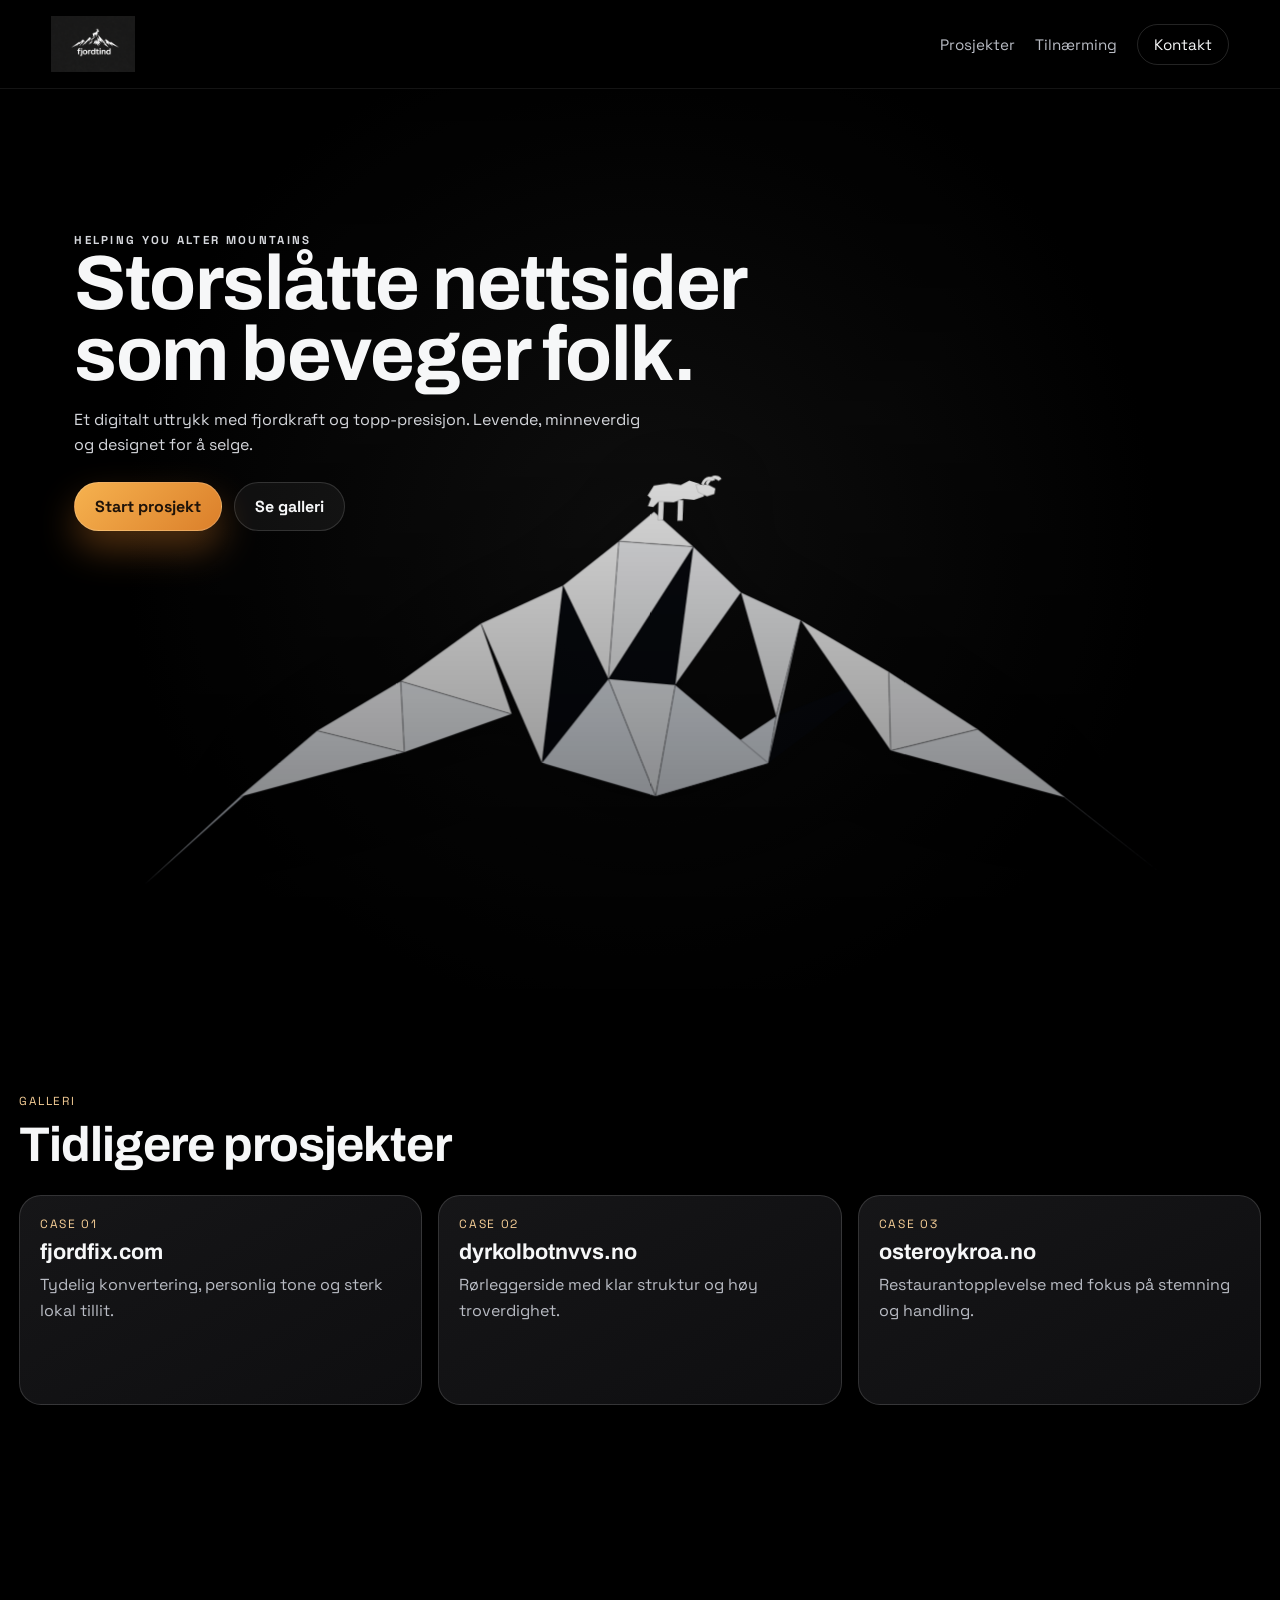
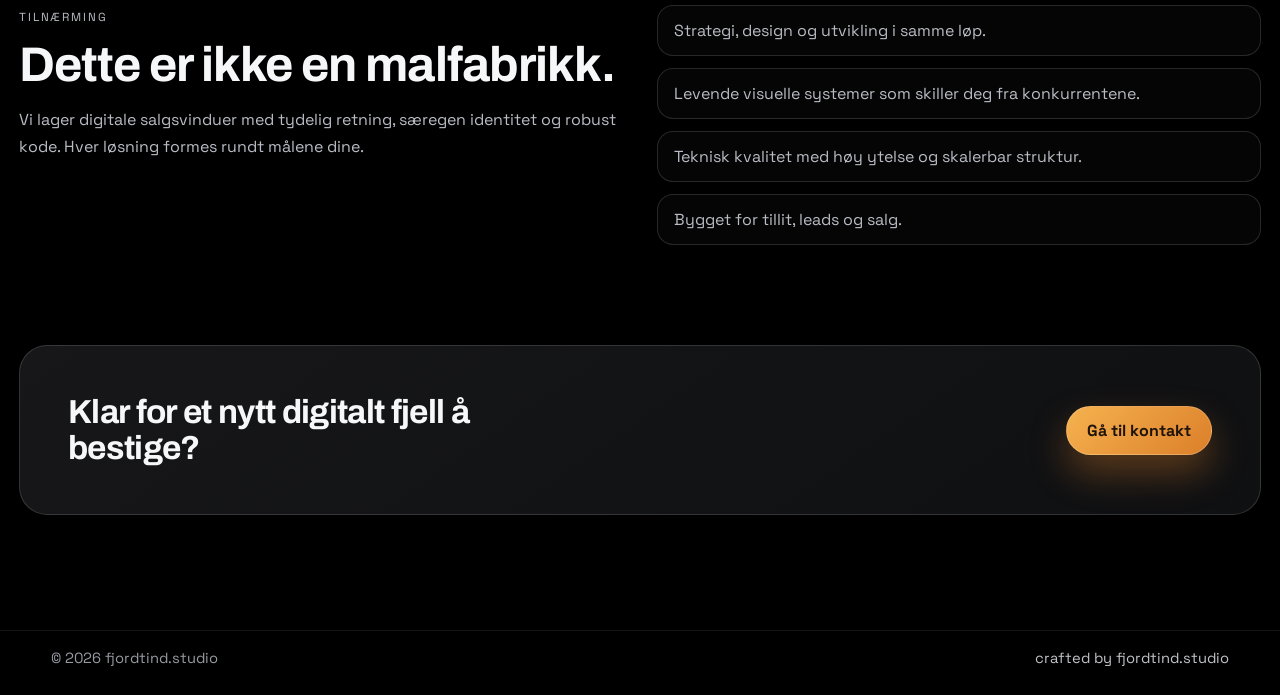
<file: index.html>
<!doctype html>
<html lang="no">
  <head>
    <meta charset="utf-8" />
    <meta name="viewport" content="width=device-width, initial-scale=1" />
  <link rel="icon" type="image/png" sizes="32x32" href="/favicon-32.png?v=20260312c" />
  <link rel="icon" type="image/png" sizes="16x16" href="/favicon-16.png?v=20260312c" />
  <link rel="icon" href="/favicon.ico?v=20260312c" />
  <link rel="apple-touch-icon" sizes="180x180" href="/apple-touch-icon.png" />
    <title>fjordtind.studio | Alter Mountains</title>
    <meta
      name="description"
      content="fjordtind.studio bygger storslåtte digitale salgsvinduer med strategi, design og utvikling i én presis prosess."
    />
    <link rel="stylesheet" href="styles.css" />
  </head>
  <body class="page-home">
    <header class="site-header">
      <a class="brand" href="#top" aria-label="Til toppen">
        <img src="Logo_and_text.png" alt="fjordtind.studio" />
      </a>
      <nav class="site-nav">
        <a href="#work">Prosjekter</a>
        <a href="#about">Tilnærming</a>
        <a class="nav-cta" href="contact.html">Kontakt</a>
      </nav>
    </header>

    <main id="top">
      <section class="fjord-hero" aria-label="Levende fjellformasjoner">
        <svg class="mountains" viewBox="0 0 1600 900" preserveAspectRatio="xMidYMid slice">
          <g class="mountain-scene"></g>
          <g class="goat-scene"></g>
        </svg>

        <div class="hero-overlay">
          <p class="hero-kicker">Helping you alter mountains</p>
          <h1>Storslåtte nettsider som beveger folk.</h1>
          <p>
            Et digitalt uttrykk med fjordkraft og topp-presisjon. Levende,
            minneverdig og designet for å selge.
          </p>
          <div class="hero-actions">
            <a class="btn btn-primary" href="contact.html">Start prosjekt</a>
            <a class="btn btn-ghost" href="#work">Se galleri</a>
          </div>
        </div>
      </section>

      <section id="work" class="section">
        <div class="section-head">
          <p class="kicker">Galleri</p>
          <h2>Tidligere prosjekter</h2>
        </div>
        <div class="project-grid">
          <a class="project-card" href="https://fjordfix.com" target="_blank" rel="noreferrer">
            <span class="project-label">Case 01</span>
            <h3>fjordfix.com</h3>
            <p>Tydelig konvertering, personlig tone og sterk lokal tillit.</p>
          </a>
          <a class="project-card" href="https://dyrkolbotnvvs.no" target="_blank" rel="noreferrer">
            <span class="project-label">Case 02</span>
            <h3>dyrkolbotnvvs.no</h3>
            <p>Rørleggerside med klar struktur og høy troverdighet.</p>
          </a>
          <a class="project-card" href="https://osteroykroa.no" target="_blank" rel="noreferrer">
            <span class="project-label">Case 03</span>
            <h3>osteroykroa.no</h3>
            <p>Restaurantopplevelse med fokus på stemning og handling.</p>
          </a>
        </div>
      </section>

      <section id="about" class="section split">
        <div>
          <p class="kicker">Tilnærming</p>
          <h2>Dette er ikke en malfabrikk.</h2>
          <p>
            Vi lager digitale salgsvinduer med tydelig retning, særegen
            identitet og robust kode. Hver løsning formes rundt målene dine.
          </p>
        </div>
        <ul class="feature-list">
          <li>Strategi, design og utvikling i samme løp.</li>
          <li>Levende visuelle systemer som skiller deg fra konkurrentene.</li>
          <li>Teknisk kvalitet med høy ytelse og skalerbar struktur.</li>
          <li>Bygget for tillit, leads og salg.</li>
        </ul>
      </section>

      <section class="cta-band">
        <h2>Klar for et nytt digitalt fjell å bestige?</h2>
        <a class="btn btn-primary" href="contact.html">Gå til kontakt</a>
      </section>
    </main>

    <footer class="site-footer">
      <span>© <span id="year"></span> fjordtind.studio</span>
      <a class="signature-link" href="https://fjordtind.studio">crafted by fjordtind.studio</a>
    </footer>

    <script src="app.js"></script>
  </body>
</html>
</file>
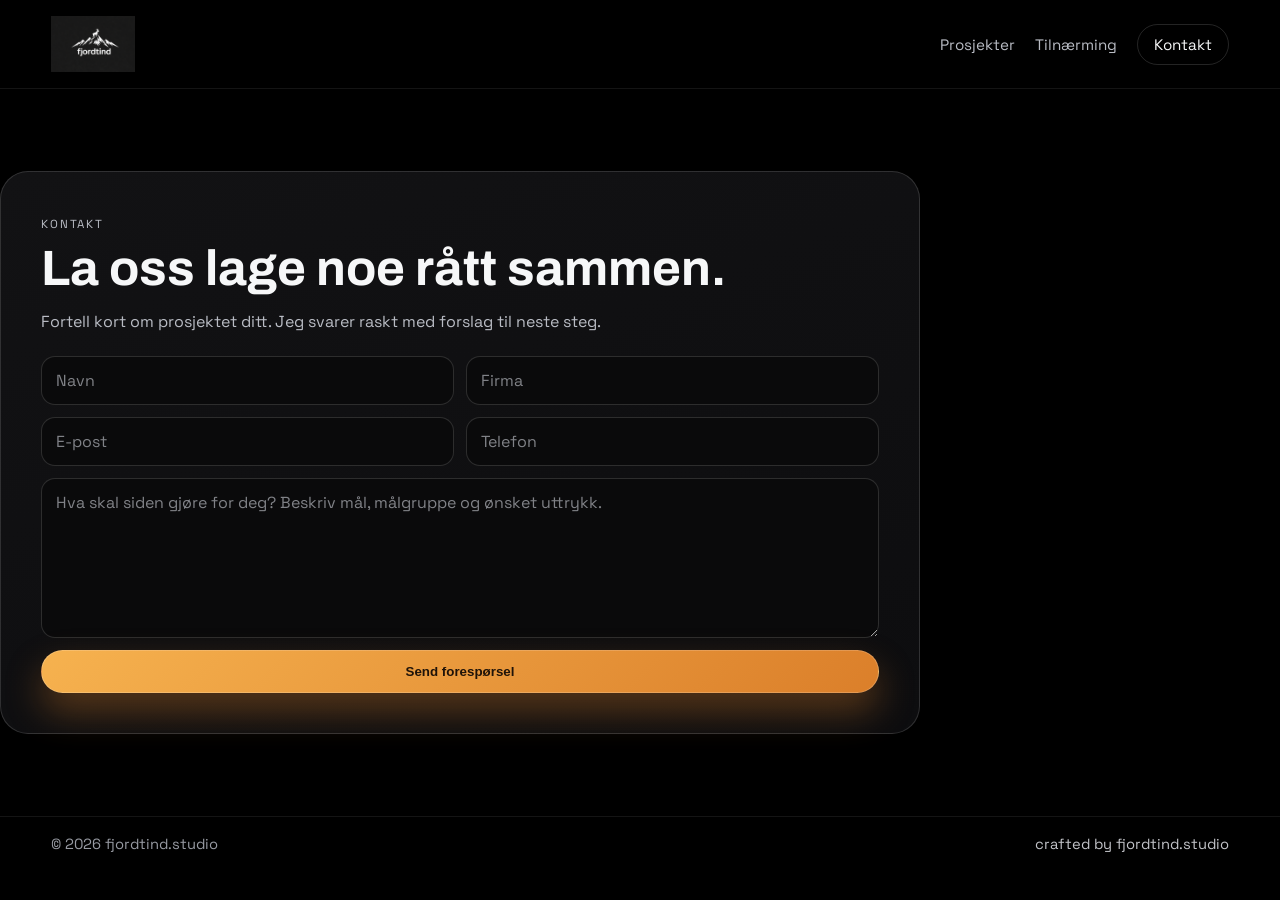
<file: contact.html>
<!doctype html>
<html lang="no">
  <head>
    <meta charset="utf-8" />
    <meta name="viewport" content="width=device-width, initial-scale=1" />
  <link rel="icon" type="image/png" sizes="32x32" href="/favicon-32.png?v=20260312c" />
  <link rel="icon" type="image/png" sizes="16x16" href="/favicon-16.png?v=20260312c" />
  <link rel="icon" href="/favicon.ico?v=20260312c" />
  <link rel="apple-touch-icon" sizes="180x180" href="/apple-touch-icon.png" />
    <title>Kontakt | fjordtind.studio</title>
    <meta
      name="description"
      content="Kontakt fjordtind.studio for skreddersydd nettside, redesign eller digital strategi."
    />
    <link rel="stylesheet" href="styles.css" />
  </head>
  <body class="page-contact">
    <header class="site-header">
      <a class="brand" href="index.html" aria-label="Til forsiden">
        <img src="Logo_and_text.png" alt="fjordtind.studio" />
      </a>
      <nav class="site-nav">
        <a href="index.html#work">Prosjekter</a>
        <a href="index.html#about">Tilnærming</a>
        <a class="nav-cta" href="contact.html">Kontakt</a>
      </nav>
    </header>

    <main>
      <section class="contact-wrap">
        <p class="kicker">Kontakt</p>
        <h1>La oss lage noe rått sammen.</h1>
        <p>
          Fortell kort om prosjektet ditt. Jeg svarer raskt med forslag til
          neste steg.
        </p>

        <form
          class="contact-form"
          name="fjordtind-kontakt"
          method="post"
          data-netlify="true"
          netlify-honeypot="bot-field"
          action="/takk.html"
        >
          <input type="hidden" name="form-name" value="fjordtind-kontakt" />
          <p class="sr-only">
            <label>Ikke fyll ut dette feltet: <input name="bot-field" /></label>
          </p>
          <div class="row">
            <input name="navn" placeholder="Navn" required />
            <input name="firma" placeholder="Firma" />
          </div>
          <div class="row">
            <input name="epost" type="email" placeholder="E-post" required />
            <input name="telefon" placeholder="Telefon" />
          </div>
          <textarea
            name="melding"
            placeholder="Hva skal siden gjøre for deg? Beskriv mål, målgruppe og ønsket uttrykk."
            required
          ></textarea>
          <button class="btn btn-primary" type="submit">Send forespørsel</button>
        </form>
      </section>
    </main>

    <footer class="site-footer">
      <span>© <span id="year"></span> fjordtind.studio</span>
      <a class="signature-link" href="https://fjordtind.studio">crafted by fjordtind.studio</a>
    </footer>

    <script src="app.js"></script>
  </body>
</html>
</file>
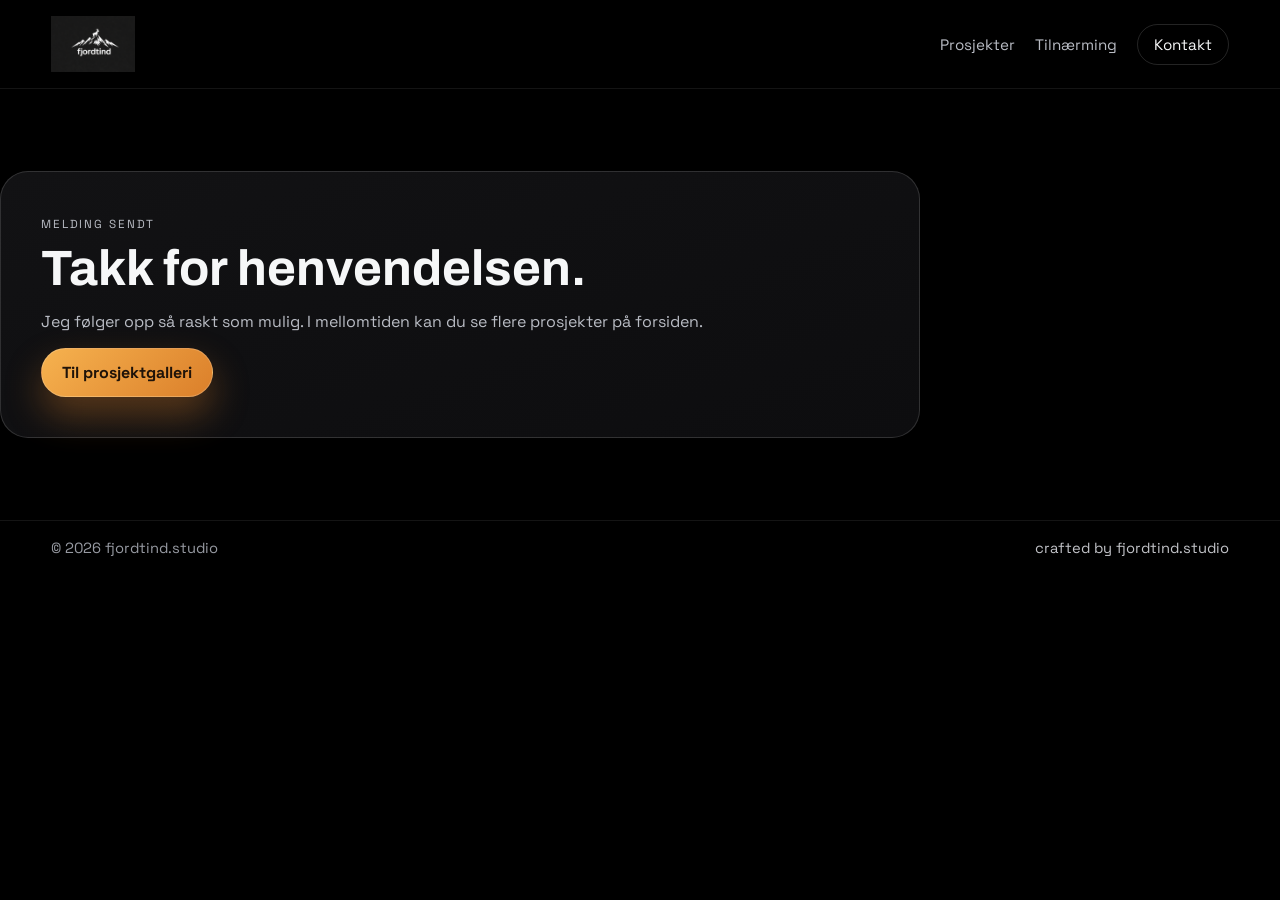
<file: takk.html>
<!doctype html>
<html lang="no">
  <head>
    <meta charset="utf-8" />
    <meta name="viewport" content="width=device-width, initial-scale=1" />
  <link rel="icon" type="image/png" sizes="32x32" href="/favicon-32.png?v=20260312c" />
  <link rel="icon" type="image/png" sizes="16x16" href="/favicon-16.png?v=20260312c" />
  <link rel="icon" href="/favicon.ico?v=20260312c" />
  <link rel="apple-touch-icon" sizes="180x180" href="/apple-touch-icon.png" />
    <title>Takk | fjordtind.studio</title>
    <link rel="stylesheet" href="styles.css" />
  </head>
  <body class="page-thanks">
    <header class="site-header">
      <a class="brand" href="index.html" aria-label="Til forsiden">
        <img src="Logo_and_text.png" alt="fjordtind.studio" />
      </a>
      <nav class="site-nav">
        <a href="index.html#work">Prosjekter</a>
        <a href="index.html#about">Tilnærming</a>
        <a class="nav-cta" href="contact.html">Kontakt</a>
      </nav>
    </header>

    <main>
      <section class="contact-wrap">
        <p class="kicker">Melding sendt</p>
        <h1>Takk for henvendelsen.</h1>
        <p>
          Jeg følger opp så raskt som mulig. I mellomtiden kan du se flere
          prosjekter på forsiden.
        </p>
        <a class="btn btn-primary" href="index.html#work">Til prosjektgalleri</a>
      </section>
    </main>

    <footer class="site-footer">
      <span>© <span id="year"></span> fjordtind.studio</span>
      <a class="signature-link" href="https://fjordtind.studio">crafted by fjordtind.studio</a>
    </footer>

    <script src="app.js"></script>
  </body>
</html>
</file>
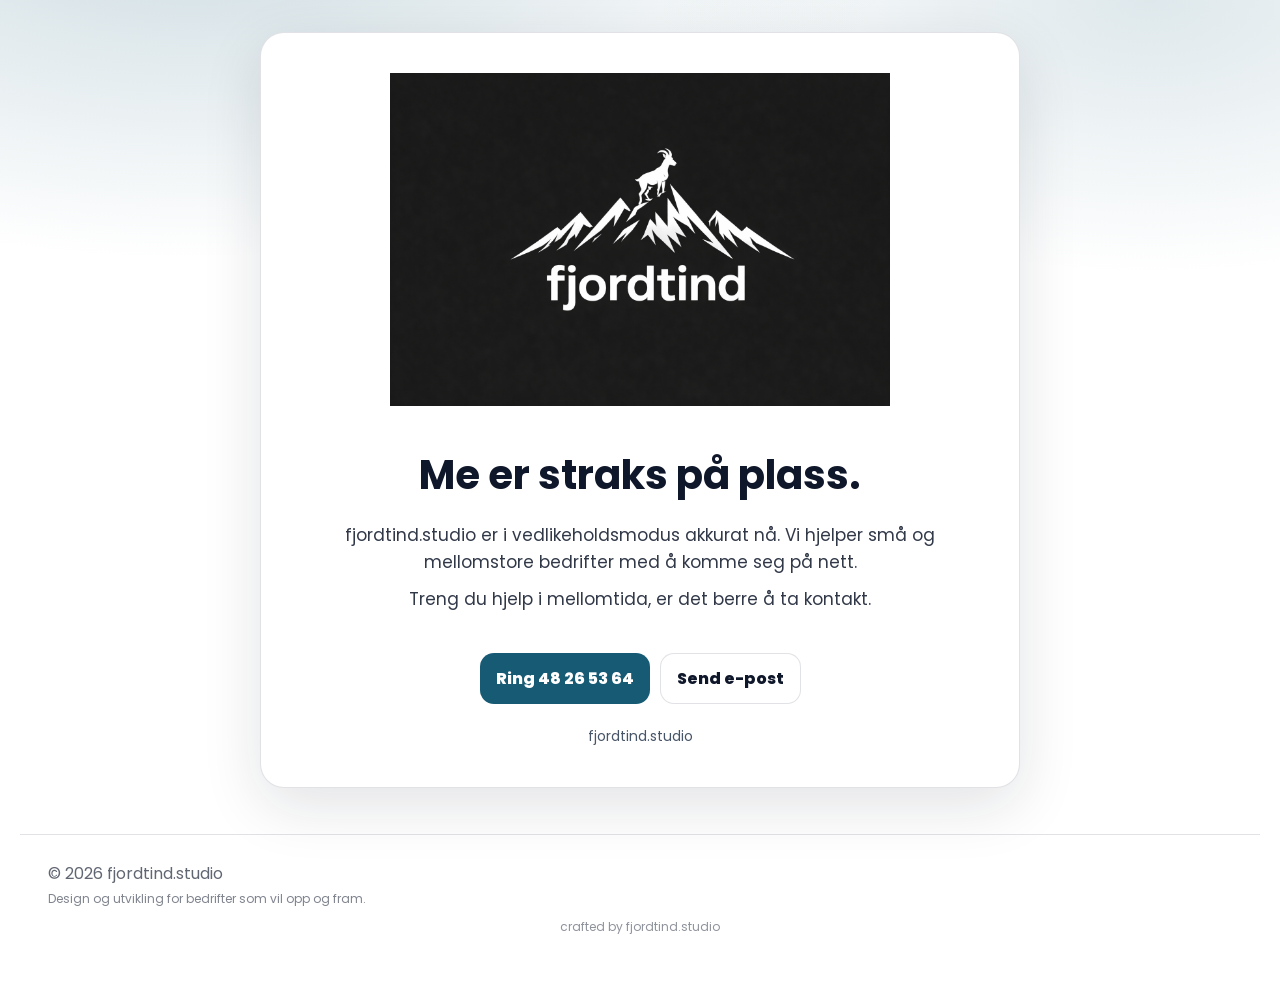
<file: vedlikehold.html>
<!doctype html>
<html lang="no">
<head>
  <meta charset="utf-8" />
  <meta name="viewport" content="width=device-width,initial-scale=1" />
  <link rel="icon" type="image/png" sizes="32x32" href="/favicon-32.png?v=20260312c" />
  <link rel="icon" type="image/png" sizes="16x16" href="/favicon-16.png?v=20260312c" />
  <link rel="icon" href="/favicon.ico?v=20260312c" />
  <link rel="apple-touch-icon" sizes="180x180" href="/apple-touch-icon.png" />
  <link rel="preconnect" href="https://fonts.googleapis.com" />
  <link rel="preconnect" href="https://fonts.gstatic.com" crossorigin />
  <link href="https://fonts.googleapis.com/css2?family=Poppins:wght@300;400;500;600;700&display=swap" rel="stylesheet" />
  <meta name="description" content="fjordtind.studio er midlertidig nede for vedlikehold. Vi hjelper små og mellomstore bedrifter med å komme seg på nett." />
  <title>fjordtind.studio | Vedlikehold</title>
  <style>
    :root{
      --blue:#165A74;
      --ink:#0f172a;
      --muted:#475569;
      --bg:#ffffff;
      --card:#ffffff;
      --line:rgba(15,23,42,.12);
      --text:rgba(15,23,42,.86);
      --text-66:rgba(15,23,42,.66);
      --shadow:0 18px 60px rgba(15,23,42,.12);
    }
    *{box-sizing:border-box}
    html,body{margin:0;padding:0}
    body{
      min-height:100vh;
      font-family:"Poppins",ui-sans-serif,system-ui,-apple-system,Segoe UI,Roboto,Inter,Arial;
      color:var(--ink);
      background:
        radial-gradient(1200px 600px at 15% -10%, rgba(22,90,116,.22), transparent 60%),
        radial-gradient(900px 500px at 90% 0%, rgba(22,90,116,.14), transparent 55%),
        var(--bg);
      display:flex;
      flex-direction:column;
      align-items:center;
      padding:32px 20px;
    }
    main{
      width:min(760px, 100%);
      background:var(--card);
      border:1px solid var(--line);
      border-radius:24px;
      padding:40px clamp(22px, 4vw, 48px);
      box-shadow:var(--shadow);
      text-align:center;
      margin:auto 0 18px;
    }
    .logo-link{
      text-decoration:none;
      color:inherit;
      display:inline-block;
    }
    .logo{
      display:flex;
      justify-content:center;
      margin-bottom:20px;
    }
    .logo img{
      width:min(500px, 100%);
      height:auto;
      display:block;
    }
    h1{
      margin:28px 0 24px;
      font-size:clamp(28px, 4.2vw, 40px);
      line-height:1.08;
    }
    p{
      margin:10px auto 0;
      max-width:60ch;
      color:var(--text);
      font-size:17px;
      line-height:1.6;
    }
    .actions{
      margin-top:40px;
      display:flex;
      flex-wrap:wrap;
      gap:10px;
      justify-content:center;
    }
    .btn{
      display:inline-flex;
      align-items:center;
      justify-content:center;
      padding:12px 16px;
      border-radius:14px;
      text-decoration:none;
      font-weight:800;
      border:1px solid var(--line);
      color:var(--ink);
      background:#fff;
    }
    .btn-primary{
      border:none;
      color:#ffffff;
      background:linear-gradient(135deg,var(--blue),var(--blue));
    }
    .foot{
      margin-top:22px;
      font-size:14px;
      color:var(--muted);
    }
    .wrap{max-width:1320px;margin:0 auto;padding:0 28px}
    .footer{
      width:100%;
      padding:26px 0 36px;
      border-top:1px solid var(--line);
      margin-top:28px;
      color:var(--text-66);
    }
    .footer a{color:inherit}
  </style>
</head>
<body>
  <main role="main" aria-labelledby="title">
    <a class="logo-link" href="https://fjordtind.studio/" aria-label="Gå til fjordtind.studio">
      <div class="logo">
        <img src="/logo.png" alt="fjordtind.studio" />
      </div>
    </a>
    <h1 id="title">Me er straks på plass.</h1>
    <p>
      fjordtind.studio er i vedlikeholdsmodus akkurat nå.
      Vi hjelper små og mellomstore bedrifter med å komme seg på nett.
    </p>
    <p>
      Treng du hjelp i mellomtida, er det berre å ta kontakt.
    </p>
    <div class="actions">
      <a class="btn btn-primary" href="tel:+4748265364">Ring 48 26 53 64</a>
      <a class="btn" href="mailto:kris@fjordfix.com">Send e-post</a>
    </div>
    <div class="foot">fjordtind.studio</div>
  </main>
  <footer class="footer">
    <div class="wrap" style="display:flex;flex-wrap:wrap;gap:10px;align-items:flex-end;justify-content:space-between">
      <div style="display:grid;gap:4px;width:100%">
        <div>© <span id="y"></span> fjordtind.studio</div>
        <div style="font-size:12px;opacity:.8">Design og utvikling for bedrifter som vil opp og fram.</div>
      </div>
      <div style="width:100%;text-align:center;font-size:12px;opacity:.7">
        <a href="https://fjordtind.studio" style="text-decoration:none;color:inherit">crafted by fjordtind.studio</a>
      </div>
    </div>
  </footer>

  <script>document.getElementById("y").textContent = new Date().getFullYear();</script>
</body>
</html>
</file>
<file: styles.css>
@import url("https://fonts.googleapis.com/css2?family=Archivo:wght@500;700;800&family=Space+Grotesk:wght@400;500;700&display=swap");

:root {
  --bg: #020202;
  --ink: #f6f7f8;
  --muted: #b9bcc4;
  --line: rgba(255, 255, 255, 0.14);
  --accent: #f6a93a;
}

* {
  box-sizing: border-box;
}

html,
body {
  margin: 0;
  padding: 0;
  background: #000;
  color: var(--ink);
  font-family: "Space Grotesk", "Segoe UI", sans-serif;
}

a {
  color: inherit;
}

.sr-only {
  position: absolute;
  width: 1px;
  height: 1px;
  padding: 0;
  margin: -1px;
  overflow: hidden;
  clip: rect(0, 0, 0, 0);
  white-space: nowrap;
  border: 0;
}

.site-header {
  position: sticky;
  top: 0;
  z-index: 30;
  display: flex;
  align-items: center;
  justify-content: space-between;
  padding: 16px clamp(18px, 4vw, 58px);
  border-bottom: 1px solid rgba(255, 255, 255, 0.08);
  background: rgba(0, 0, 0, 0.72);
  backdrop-filter: blur(10px);
}

.brand img {
  height: clamp(34px, 5vw, 56px);
  width: auto;
  display: block;
}

.site-nav {
  display: flex;
  align-items: center;
  gap: 20px;
  font-size: 0.95rem;
}

.site-nav a {
  text-decoration: none;
  color: var(--muted);
}

.site-nav a:hover {
  color: var(--ink);
}

.nav-cta {
  border: 1px solid var(--line);
  border-radius: 999px;
  padding: 10px 16px;
  color: var(--ink) !important;
}

.page-home main {
  width: 100%;
  position: relative;
  z-index: 5;
}

.fjord-hero {
  position: relative;
  height: 100vh;
  min-height: 640px;
  overflow: hidden;
  background: radial-gradient(circle at center, #111 0%, black 70%);
  z-index: 5;
}

.fjord-hero::before {
  content: "";
  position: absolute;
  inset: 0;
  background: linear-gradient(180deg, rgba(0, 0, 0, 0.36) 0, rgba(0, 0, 0, 0.1) 36%, rgba(0, 0, 0, 0.58) 100%);
  z-index: 4;
  pointer-events: none;
}

.mountains {
  position: fixed;
  width: 112%;
  height: 112%;
  top: 10%;
  left: -6%;
  z-index: 1;
  pointer-events: none;
  filter: drop-shadow(0 14px 32px rgba(0, 0, 0, 0.4));
}

.mountain-scene {
  transform-origin: 50% 60%;
  will-change: transform;
}

.mountain-facet {
  stroke: rgba(10, 12, 18, 0.2);
  stroke-width: 1.2;
}

.facet-a {
  fill: #ffffff;
}

.facet-b {
  fill: #f7f8fa;
}

.facet-c {
  fill: #eef1f5;
}

.facet-d {
  fill: #e3e8ef;
}

.facet-e {
  fill: #d7dee8;
}

.mountain-cut {
  fill: #080b11;
  opacity: 0.88;
}

.goat-scene {
  transform-origin: center;
  will-change: transform;
}

.goat-body,
.goat-head,
.goat-leg,
.goat-horn {
  fill: #ffffff;
  stroke: rgba(0, 0, 0, 0.2);
  stroke-width: 0.6;
}

.hero-overlay {
  position: absolute;
  left: clamp(20px, 5.8vw, 90px);
  right: clamp(20px, 5.8vw, 90px);
  top: clamp(84px, 14vh, 180px);
  bottom: auto;
  z-index: 6;
  max-width: 860px;
}

.hero-kicker {
  margin: 0 0 14px;
  text-transform: uppercase;
  letter-spacing: 0.2em;
  font-size: 0.72rem;
  font-weight: 700;
  color: #f7cf97;
}

.hero-overlay h1,
.section h2,
.cta-band h2 {
  font-family: "Archivo", sans-serif;
  letter-spacing: -0.02em;
}

.hero-overlay h1 {
  margin: 0;
  font-size: clamp(2rem, 6vw, 5.4rem);
  line-height: 0.92;
  text-wrap: balance;
}

.hero-overlay p {
  margin: 16px 0 0;
  color: #d5d7dc;
  max-width: 58ch;
  line-height: 1.6;
}

.hero-actions {
  display: flex;
  gap: 12px;
  flex-wrap: wrap;
  margin-top: 24px;
}

.btn {
  display: inline-flex;
  align-items: center;
  justify-content: center;
  border-radius: 999px;
  border: 1px solid var(--line);
  padding: 13px 20px;
  text-decoration: none;
  font-weight: 700;
  transition: transform 0.26s ease, box-shadow 0.26s ease;
}

.btn:hover {
  transform: translateY(-2px);
}

.btn-primary {
  background: linear-gradient(135deg, #f6b24f, #db7f2a);
  color: #1f1309;
  border-color: rgba(255, 255, 255, 0.18);
  box-shadow: 0 18px 36px rgba(219, 127, 42, 0.36);
}

.btn-ghost {
  background: rgba(255, 255, 255, 0.05);
  color: var(--ink);
}

.section {
  width: min(1280px, 100% - 38px);
  margin: 0 auto;
  padding: clamp(54px, 9vw, 100px) 0;
}

.section-head {
  margin-bottom: 24px;
}

.kicker {
  margin: 0 0 10px;
  display: inline-block;
  text-transform: uppercase;
  letter-spacing: 0.16em;
  font-size: 0.73rem;
  color: #f7cf97;
}

.section h2 {
  margin: 0;
  font-size: clamp(1.8rem, 3.8vw, 3.2rem);
}

.project-grid {
  display: grid;
  grid-template-columns: repeat(3, minmax(0, 1fr));
  gap: 16px;
}

.project-card {
  text-decoration: none;
  border: 1px solid var(--line);
  border-radius: 22px;
  background: linear-gradient(150deg, #161618 0%, #0e0e10 100%);
  padding: 20px 20px 24px;
  min-height: 210px;
  display: grid;
  align-content: start;
  gap: 8px;
  transition: transform 0.26s ease, border-color 0.26s ease;
}

.project-card:hover {
  transform: translateY(-5px);
  border-color: rgba(246, 169, 58, 0.54);
}

.project-label {
  color: #f7cf97;
  text-transform: uppercase;
  letter-spacing: 0.14em;
  font-size: 0.75rem;
}

.project-card h3 {
  margin: 0;
  font-family: "Archivo", sans-serif;
  font-size: 1.35rem;
}

.project-card p {
  margin: 0;
  color: var(--muted);
  line-height: 1.6;
}

.split {
  display: grid;
  grid-template-columns: 1fr 1fr;
  gap: 34px;
}

.split p {
  color: var(--muted);
  line-height: 1.68;
}

.feature-list {
  list-style: none;
  margin: 0;
  padding: 0;
  display: grid;
  gap: 12px;
}

.feature-list li {
  border: 1px solid var(--line);
  border-radius: 16px;
  padding: 14px 16px;
  background: rgba(255, 255, 255, 0.02);
  color: var(--muted);
}

.cta-band {
  width: min(1280px, 100% - 38px);
  margin: 0 auto clamp(60px, 9vw, 116px);
  border: 1px solid var(--line);
  border-radius: 28px;
  background: linear-gradient(145deg, #17171a 0%, #0f1012 100%);
  padding: clamp(26px, 5vw, 48px);
  display: flex;
  align-items: center;
  justify-content: space-between;
  gap: 18px;
}

.cta-band h2 {
  margin: 0;
  font-size: clamp(1.35rem, 2.6vw, 2.3rem);
  max-width: 24ch;
}

.site-footer {
  border-top: 1px solid rgba(255, 255, 255, 0.08);
  padding: 18px clamp(18px, 4vw, 58px) 28px;
  color: #979aa2;
  font-size: 0.92rem;
  display: flex;
  justify-content: space-between;
  gap: 12px;
  flex-wrap: wrap;
  position: relative;
  z-index: 5;
}

.signature-link {
  text-decoration: none;
  color: #c2c3c8;
}

.signature-link:hover {
  color: var(--ink);
}

.page-contact main,
.page-thanks main {
  width: min(920px, 100% - 34px);
}

.contact-wrap {
  margin: clamp(36px, 7vw, 82px) auto;
  background: linear-gradient(160deg, #121214 0%, #0d0d0f 100%);
  border: 1px solid var(--line);
  border-radius: 28px;
  padding: clamp(20px, 4vw, 40px);
}

.contact-wrap h1 {
  margin: 0 0 10px;
  font-family: "Archivo", sans-serif;
  font-size: clamp(1.8rem, 4vw, 3.1rem);
}

.contact-wrap p {
  color: var(--muted);
}

.contact-form {
  display: grid;
  gap: 12px;
  margin-top: 24px;
}

.row {
  display: grid;
  grid-template-columns: 1fr 1fr;
  gap: 12px;
}

input,
textarea {
  width: 100%;
  border-radius: 14px;
  border: 1px solid var(--line);
  background: #0a0a0b;
  color: var(--ink);
  padding: 13px 14px;
  font: inherit;
}

textarea {
  min-height: 160px;
  resize: vertical;
}

input::placeholder,
textarea::placeholder {
  color: #808287;
}

@media (max-width: 980px) {
  .project-grid,
  .split {
    grid-template-columns: 1fr;
  }

  .cta-band {
    flex-direction: column;
    align-items: flex-start;
  }
}

@media (max-width: 720px) {
  .site-nav a:not(.nav-cta) {
    display: none;
  }

  .hero-overlay {
    right: 16px;
    left: 16px;
    top: 92px;
    bottom: auto;
  }

  .row {
    grid-template-columns: 1fr;
  }
}
</file>
